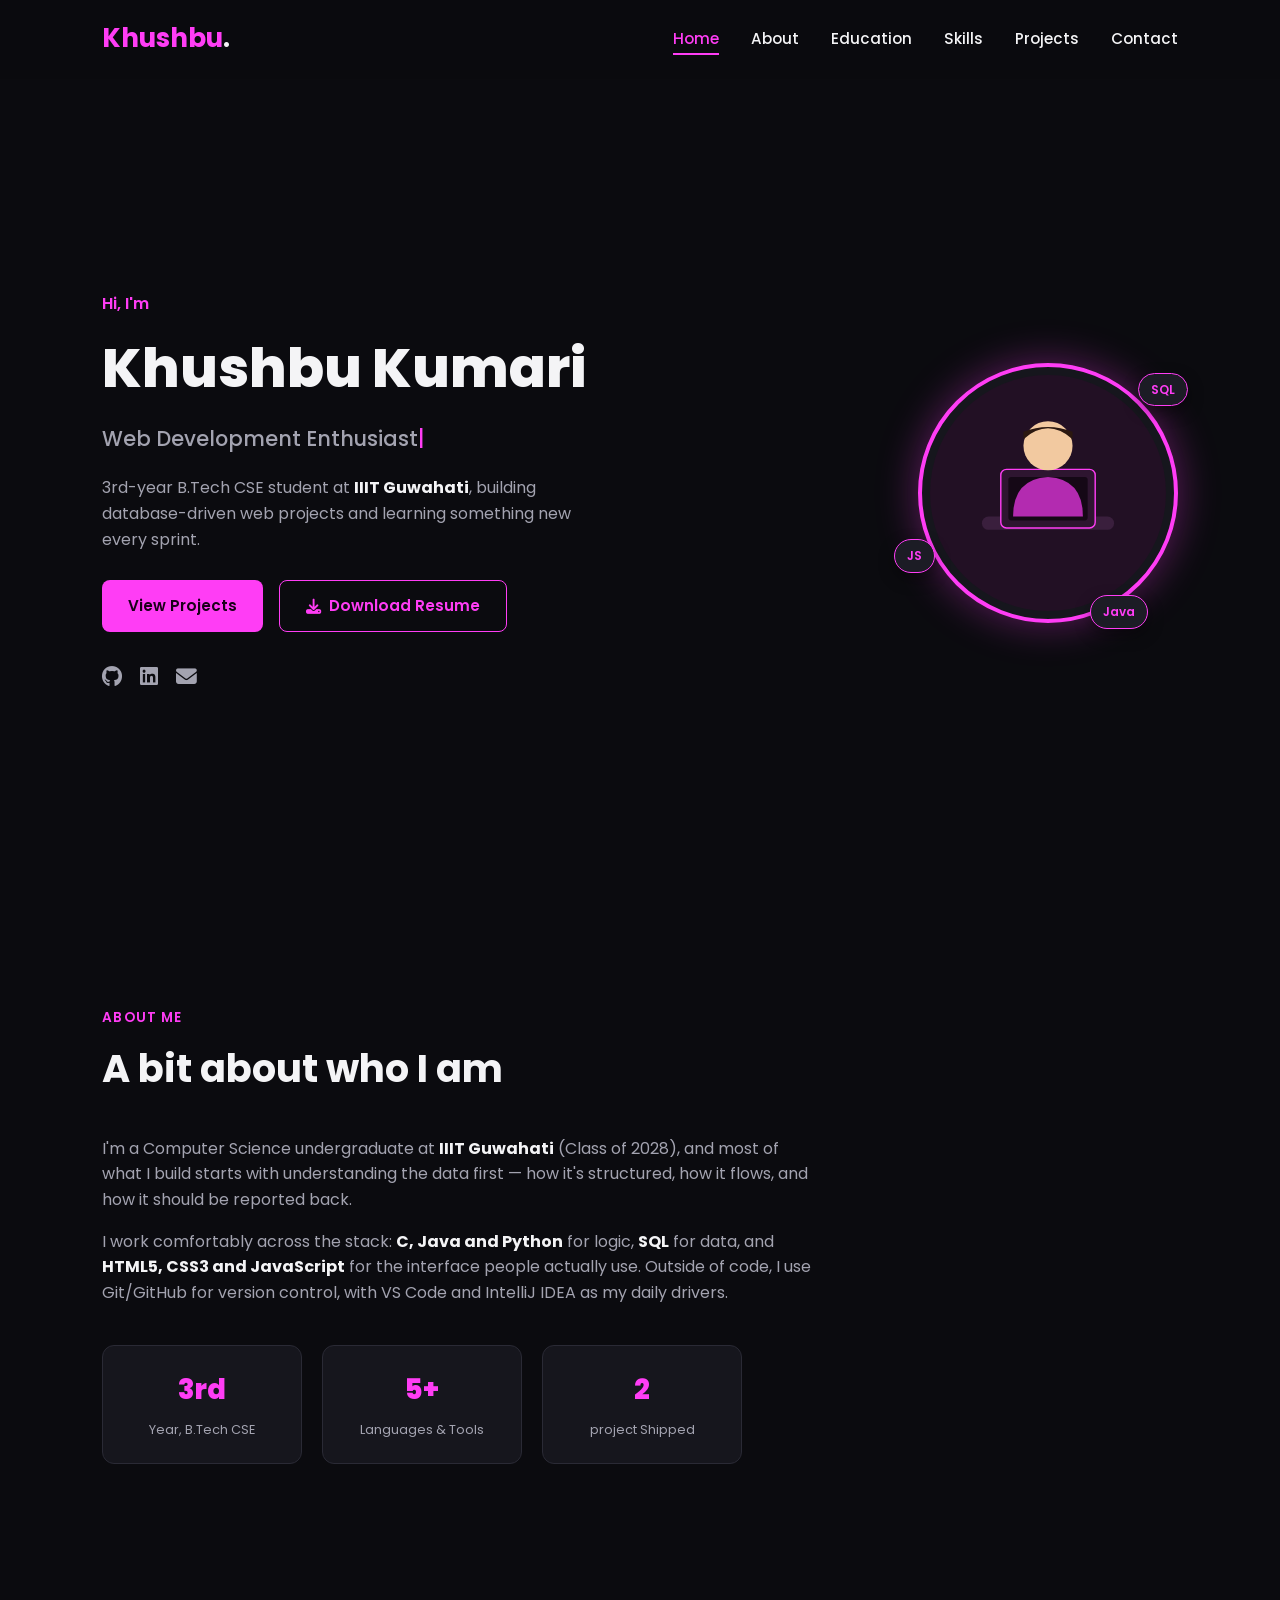
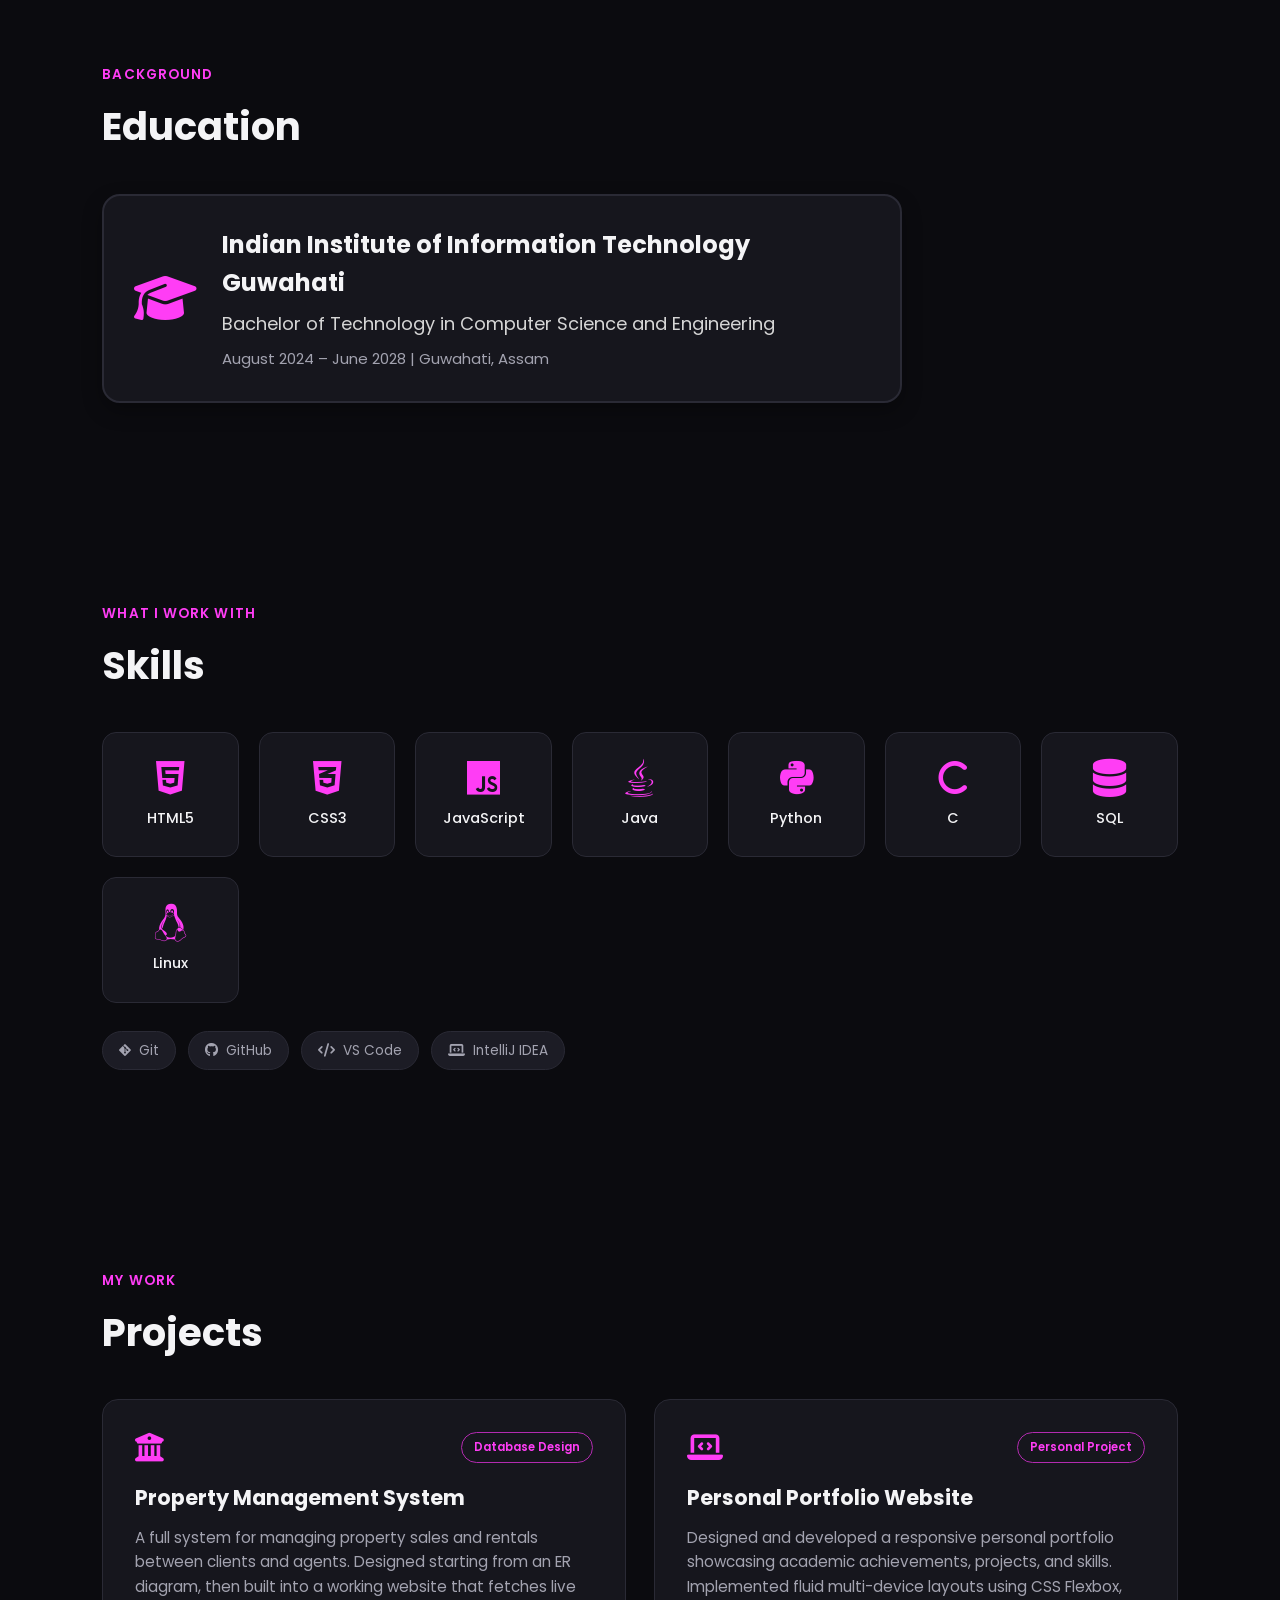
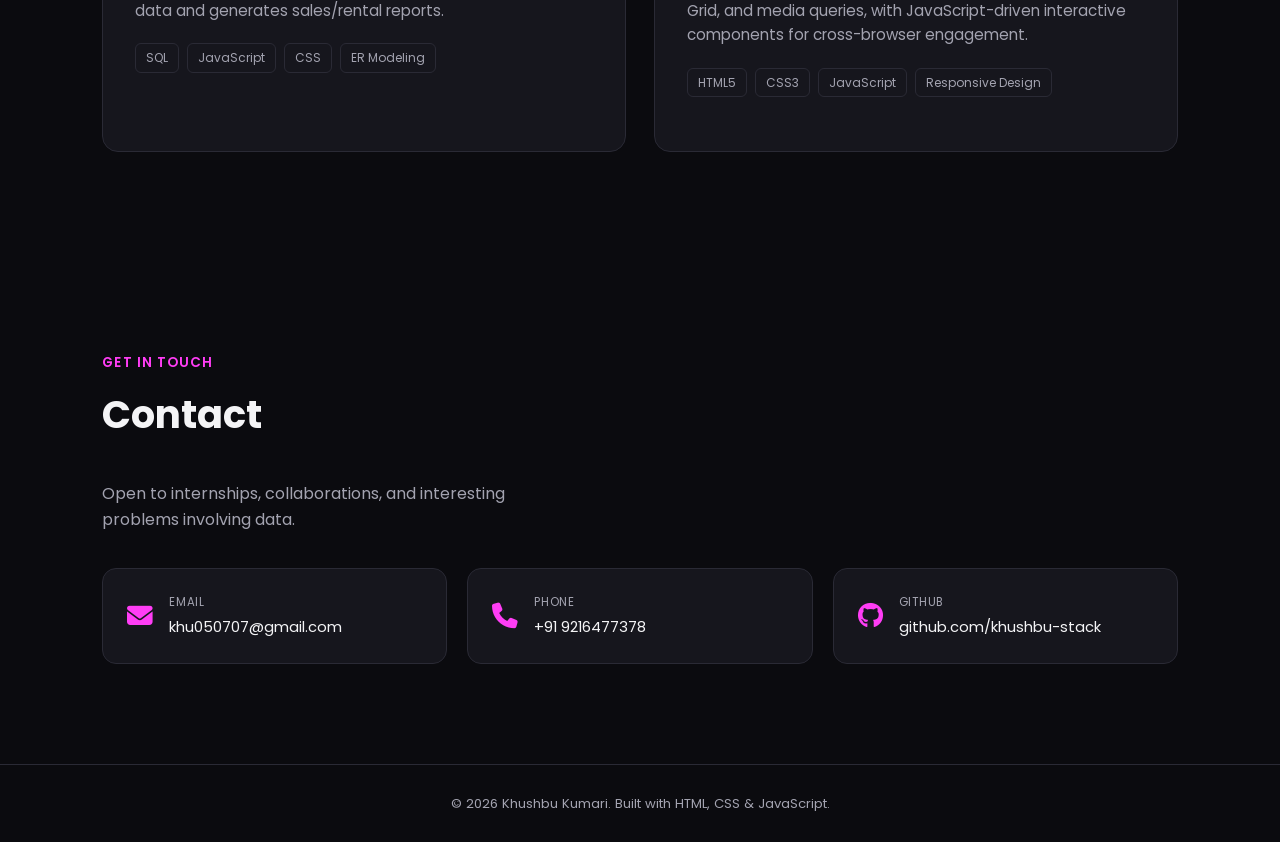
<file: index.html>
<!DOCTYPE html>
<html lang="en">
<head>
<meta charset="UTF-8">
<meta name="viewport" content="width=device-width, initial-scale=1.0">
<title>Khushbu Kumari — Portfolio</title>
<link rel="preconnect" href="https://fonts.googleapis.com">
<link rel="preconnect" href="https://fonts.gstatic.com" crossorigin>
<link href="https://fonts.googleapis.com/css2?family=Poppins:wght@400;500;600;700;800&display=swap" rel="stylesheet">
<link rel="stylesheet" href="https://cdnjs.cloudflare.com/ajax/libs/font-awesome/6.5.1/css/all.min.css">
<link rel="stylesheet" href="style.css">
</head>
<body>

<nav id="navbar">
  <div class="logo">Khushbu<span>.</span></div>
  <ul id="menu">
    <li><a href="#home" class="active">Home</a></li>
    <li><a href="#about">About</a></li>
    <li><a href="#education">Education</a></li>
    <li><a href="#skills">Skills</a></li>
    <li><a href="#projects">Projects</a></li>
    <li><a href="#contact">Contact</a></li>
  </ul>
  <button class="menu-btn" id="menuBtn" aria-label="Toggle menu" aria-expanded="false">
    <i class="fa fa-bars"></i>
  </button>
</nav>

<section id="home" class="hero">
  <div class="hero-text">
    <p class="hero-greet">Hi, I'm</p>
    <h1>Khushbu Kumari</h1>
    <h3 class="typewriter"><span id="typewriterText"></span><span class="cursor">|</span></h3>
    <p class="hero-desc">
      3rd-year B.Tech CSE student at <strong>IIIT Guwahati</strong>, building
      database-driven web projects and learning something new every sprint.
    </p>
    <div class="hero-btns">
      <a href="#projects" class="btn btn-fill">View Projects</a>
      <a href="resume3.html" class="btn btn-outline"><i class="fas fa-download"></i> Download Resume</a>
    </div>
    <div class="hero-socials">
      <a href="https://github.com/khushbu-stack" target="_blank" rel="noopener" aria-label="GitHub"><i class="fab fa-github"></i></a>
      <a href="https://www.linkedin.com/in/khushbu-kumari-415380367?utm_source=share_via&utm_content=profile&utm_medium=member_android" target="_blank" rel="noopener" aria-label="LinkedIn"><i class="fab fa-linkedin"></i></a>
    <a href="https://mail.google.com/mail/?view=cm&fs=1&to=khu050707@gmail.com" target="_blank">
    <i class="fas fa-envelope"></i>
</a>
    </div>
  </div>

  <div class="circle-wrap">
    <div class="circle">
      <svg viewBox="0 0 250 250" class="avatar-svg" aria-label="Illustration of a developer working at a laptop">
        <circle cx="125" cy="125" r="125" class="avatar-bg"/>
        <rect x="55" y="150" width="140" height="14" rx="7" class="desk"/>
        <rect x="75" y="100" width="100" height="62" rx="6" class="laptop-base"/>
        <rect x="83" y="108" width="84" height="46" rx="3" class="laptop-screen"/>
        <text x="125" y="135" text-anchor="middle" class="laptop-code">&lt;/&gt;</text>
        <circle cx="125" cy="75" r="26" class="head"/>
        <path d="M99 68 Q125 45 151 68 L151 60 Q125 50 99 60 Z" class="hair"/>
        <path d="M88 150 Q88 110 125 108 Q162 110 162 150 Z" class="body-shape"/>
      </svg>
    </div>
    <span class="badge badge-1">SQL</span>
    <span class="badge badge-2">JS</span>
    <span class="badge badge-3">Java</span>
  </div>
</section>

<section id="about" class="reveal">
  <p class="eyebrow">About Me</p>
  <h2>A bit about who I am</h2>
  <div class="about-content">
    <p>
      I'm a Computer Science undergraduate at <strong>IIIT Guwahati</strong>
      (Class of 2028), and most of what I build starts with understanding the
      data first — how it's structured, how it flows, and how it should be
      reported back.
    </p>
    <p>
      I work comfortably across the stack: <strong>C, Java and Python</strong> for
      logic, <strong>SQL</strong> for data, and <strong>HTML5, CSS3 and JavaScript</strong>
      for the interface people actually use. Outside of code, I use Git/GitHub
      for version control, with VS Code and IntelliJ IDEA as my daily drivers.
    </p>
  </div>
  <div class="about-stats">
    <div class="stat-box"><span class="num">3rd</span><span>Year, B.Tech CSE</span></div>
    <div class="stat-box"><span class="num">5+</span><span>Languages &amp; Tools</span></div>
    <div class="stat-box"><span class="num">2</span><span>project Shipped</span></div>
  </div>
</section>

<section id="education" class="reveal">
  <p class="eyebrow">Background</p>
  <h2>Education</h2>

  <div class="edu-card">
    <i class="fas fa-graduation-cap edu-icon"></i>

    <div class="edu-content">
      <h3>Indian Institute of Information Technology Guwahati</h3>

      <p class="edu-meta">
        Bachelor of Technology in Computer Science and Engineering
      </p>

      <p class="edu-date">
        August 2024 – June 2028 | Guwahati, Assam
      </p>
    </div>
  </div>
</section>

<section id="skills" class="reveal">
  <p class="eyebrow">What I work with</p>
  <h2>Skills</h2>
  <div class="cards">
    <div class="card"><i class="fab fa-html5"></i><p>HTML5</p></div>
    <div class="card"><i class="fab fa-css3-alt"></i><p>CSS3</p></div>
    <div class="card"><i class="fab fa-js"></i><p>JavaScript</p></div>
    <div class="card"><i class="fab fa-java"></i><p>Java</p></div>
    <div class="card"><i class="fab fa-python"></i><p>Python</p></div>
    <div class="card"><i class="fas fa-c"></i><p>C</p></div>
    <div class="card"><i class="fas fa-database"></i><p>SQL</p></div>
    <div class="card"><i class="fab fa-linux"></i><p>Linux</p></div>
  </div>
  <div class="tools-row">
    <span class="tool-chip"><i class="fab fa-git-alt"></i> Git</span>
    <span class="tool-chip"><i class="fab fa-github"></i> GitHub</span>
    <span class="tool-chip"><i class="fas fa-code"></i> VS Code</span>
    <span class="tool-chip"><i class="fas fa-laptop-code"></i> IntelliJ IDEA</span>
  </div>
</section>

<section id="projects" class="reveal">
  <p class="eyebrow">My Work</p>
  <h2>Projects</h2>

  <div class="project-grid">
    <div class="project-card">
      <div class="project-top">
        <i class="fas fa-building-columns project-icon"></i>
        <span class="project-pill">Database Design</span>
      </div>
      <h3>Property Management System</h3>
      <p>
        A full system for managing property sales and rentals between clients
        and agents. Designed starting from an ER diagram, then built into a
        working website that fetches live data and generates sales/rental reports.
      </p>
      <div class="project-tags">
        <span>SQL</span><span>JavaScript</span><span>CSS</span><span>ER Modeling</span>
      </div>
       <!--  a href="#contact" class="project-link">
     <Live link coming soon <i class="fas fa-arrow-right"></i>
     --></a>
    </div>

    <div class="project-card">
      <div class="project-top">
        <i class="fas fa-laptop-code project-icon"></i>
        <span class="project-pill">Personal Project</span>
      </div>
      <h3>Personal Portfolio Website</h3>
      <p>
        Designed and developed a responsive personal portfolio showcasing
        academic achievements, projects, and skills. Implemented fluid
        multi-device layouts using CSS Flexbox, Grid, and media queries, with
        JavaScript-driven interactive components for cross-browser engagement.
      </p>
      <div class="project-tags">
        <span>HTML5</span><span>CSS3</span><span>JavaScript</span><span>Responsive Design</span>
      </div>
      <!-- <a href="#contact" class="project-link">Live link coming soon <i class="fas fa-arrow-right"></i></a> -->
    </div>
  </div>
</section>

<section id="contact" class="reveal">
  <p class="eyebrow">Get In Touch</p>
  <h2>Contact</h2>
  <p class="contact-sub">Open to internships, collaborations, and interesting problems involving data.</p>
  <div class="contact-grid">
    <a href="mailto:khu050707@gmail.com" class="contact-card">
      <i class="fas fa-envelope"></i>
      <div><span>Email</span><p>khu050707@gmail.com</p></div>
    </a>
    <a href="tel:+919216477378" class="contact-card">
      <i class="fas fa-phone"></i>
      <div><span>Phone</span><p>+91 9216477378</p></div>
    </a>
    <a href="https://github.com/khushbu-stack" target="_blank" rel="noopener" class="contact-card">
      <i class="fab fa-github"></i>
      <div><span>GitHub</span><p>github.com/khushbu-stack</p></div>
    </a>
  </div>
</section>

<footer>
  <p>&copy; 2026 Khushbu Kumari. Built with HTML, CSS &amp; JavaScript.</p>
</footer>

<script src="script.js"></script>
</body>
</html>
</file>
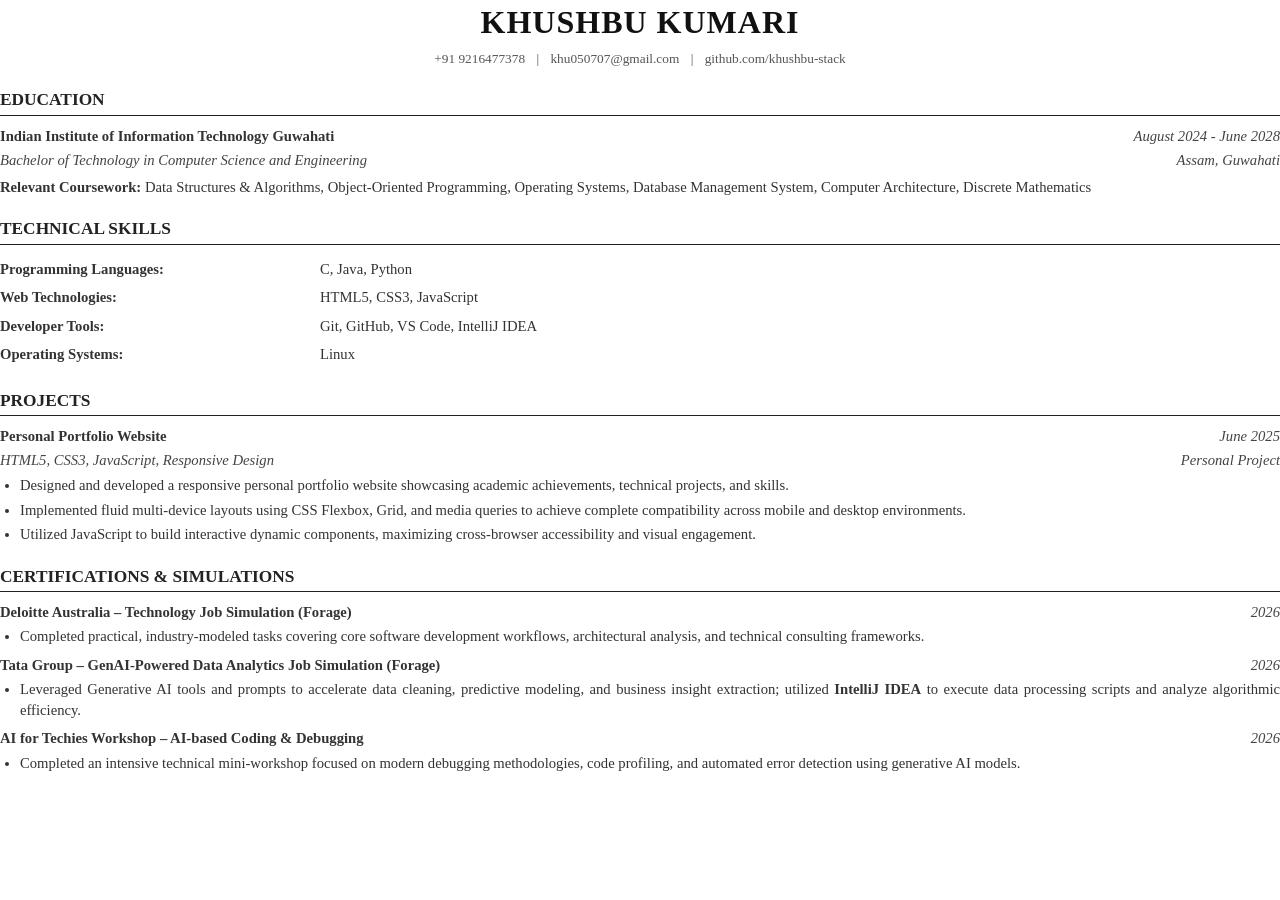
<file: resume..html>
<!DOCTYPE html>
<html lang="en">
<head>
<meta charset="UTF-8">
<title>Resume - Khushbu Kumari</title>
<style>
    @page {
        size: A4;
        margin: 20mm 15mm;
        background-color: #ffffff;
    }
    
    * {
        box-sizing: border-box;
    }
    
    body {
        font-family: 'Times New Roman', Times, serif;
        font-size: 11pt;
        line-height: 1.4;
        color: #333333;
        margin: 0;
        padding: 0;
    }
    
    .header {
        text-align: center;
        margin-bottom: 20px;
    }
    
    .name {
        font-size: 24pt;
        font-weight: bold;
        text-transform: uppercase;
        letter-spacing: 1px;
        margin: 0 0 5px 0;
        color: #111111;
    }
    
    .contact-info {
        font-size: 10pt;
        color: #555555;
    }
    
    .contact-info span {
        margin: 0 8px;
    }
    
    .section-title {
        font-size: 13pt;
        font-weight: bold;
        text-transform: uppercase;
        color: #222222;
        border-bottom: 1px solid #222222;
        margin-top: 20px;
        margin-bottom: 10px;
        padding-bottom: 2px;
        page-break-after: avoid;
    }
    
    .item {
        margin-bottom: 12px;
        page-break-inside: avoid;
    }
    
    .item-header {
        display: table;
        width: 100%;
        margin-bottom: 4px;
    }
    
    .item-title {
        display: table-cell;
        font-weight: bold;
        text-align: left;
    }
    
    .item-date {
        display: table-cell;
        text-align: right;
        font-style: italic;
        color: #444444;
    }
    
    .item-subtitle-row {
        display: table;
        width: 100%;
        margin-bottom: 4px;
        font-style: italic;
        color: #444444;
    }
    
    .item-subtitle {
        display: table-cell;
        text-align: left;
    }
    
    .item-location {
        display: table-cell;
        text-align: right;
    }
    
    ul {
        margin: 0;
        padding-left: 20px;
    }
    
    li {
        margin-bottom: 4px;
        text-align: justify;
    }
    
    .skills-table {
        width: 100%;
        border-collapse: collapse;
        margin-top: 5px;
    }
    
    .skills-table td {
        padding: 4px 0;
        vertical-align: top;
    }
    
    .skills-label {
        font-weight: bold;
        width: 25%;
    }
    
    .cert-item {
        margin-bottom: 8px;
    }
</style>
</head>
<body>

    <div class="header">
        <div class="name">Khushbu Kumari</div>
        <div class="contact-info">
            <span>+91 9216477378</span> | 
            <span>khu050707@gmail.com</span> | 
            <span>github.com/khushbu-stack</span>
        </div>
    </div>

    <div class="section-title">Education</div>
    <div class="item">
        <div class="item-header">
            <span class="item-title">Indian Institute of Information Technology Guwahati</span>
            <span class="item-date">August 2024 - June 2028</span>
        </div>
        <div class="item-subtitle-row">
            <span class="item-subtitle">Bachelor of Technology in Computer Science and Engineering</span>
            <span class="item-location">Assam, Guwahati</span>
        </div>
        <div style="margin-top: 6px;">
            <strong>Relevant Coursework:</strong> Data Structures & Algorithms, Object-Oriented Programming, Operating Systems, Database Management System, Computer Architecture, Discrete Mathematics
        </div>
    </div>

    <div class="section-title">Technical Skills</div>
    <table class="skills-table">
        <tr>
            <td class="skills-label">Programming Languages:</td>
            <td>C, Java, Python</td>
        </tr>
        <tr>
            <td class="skills-label">Web Technologies:</td>
            <td>HTML5, CSS3, JavaScript</td>
        </tr>
        <tr>
            <td class="skills-label">Developer Tools:</td>
            <td>Git, GitHub, VS Code, IntelliJ IDEA</td>
        </tr>
        <tr>
            <td class="skills-label">Operating Systems:</td>
            <td>Linux</td>
        </tr>
    </table>

    <div class="section-title">Projects</div>
    <div class="item">
        <div class="item-header">
            <span class="item-title">Personal Portfolio Website</span>
            <span class="item-date">June 2025</span>
        </div>
        <div class="item-subtitle-row">
            <span class="item-subtitle">HTML5, CSS3, JavaScript, Responsive Design</span>
            <span class="item-location">Personal Project</span>
        </div>
        <ul>
            <li>Designed and developed a responsive personal portfolio website showcasing academic achievements, technical projects, and skills.</li>
            <li>Implemented fluid multi-device layouts using CSS Flexbox, Grid, and media queries to achieve complete compatibility across mobile and desktop environments.</li>
            <li>Utilized JavaScript to build interactive dynamic components, maximizing cross-browser accessibility and visual engagement.</li>
        </ul>
    </div>

    <div class="section-title">Certifications & Simulations</div>
    <div class="item">
        <div class="cert-item">
            <div class="item-header">
                <span class="item-title">Deloitte Australia – Technology Job Simulation (Forage)</span>
                <span class="item-date">2026</span>
            </div>
            <ul>
                <li>Completed practical, industry-modeled tasks covering core software development workflows, architectural analysis, and technical consulting frameworks.</li>
            </ul>
        </div>
        
        <div class="cert-item" style="margin-top: 8px;">
            <div class="item-header">
                <span class="item-title">Tata Group – GenAI-Powered Data Analytics Job Simulation (Forage)</span>
                <span class="item-date">2026</span>
            </div>
            <ul>
                <li>Leveraged Generative AI tools and prompts to accelerate data cleaning, predictive modeling, and business insight extraction; utilized <strong>IntelliJ IDEA</strong> to execute data processing scripts and analyze algorithmic efficiency.</li>
            </ul>
        </div>

        <div class="cert-item" style="margin-top: 8px;">
            <div class="item-header">
                <span class="item-title">AI for Techies Workshop – AI-based Coding & Debugging</span>
                <span class="item-date">2026</span>
            </div>
            <ul>
                <li>Completed an intensive technical mini-workshop focused on modern debugging methodologies, code profiling, and automated error detection using generative AI models.</li>
            </ul>
        </div>
    </div>

</body>
</html>
</file>
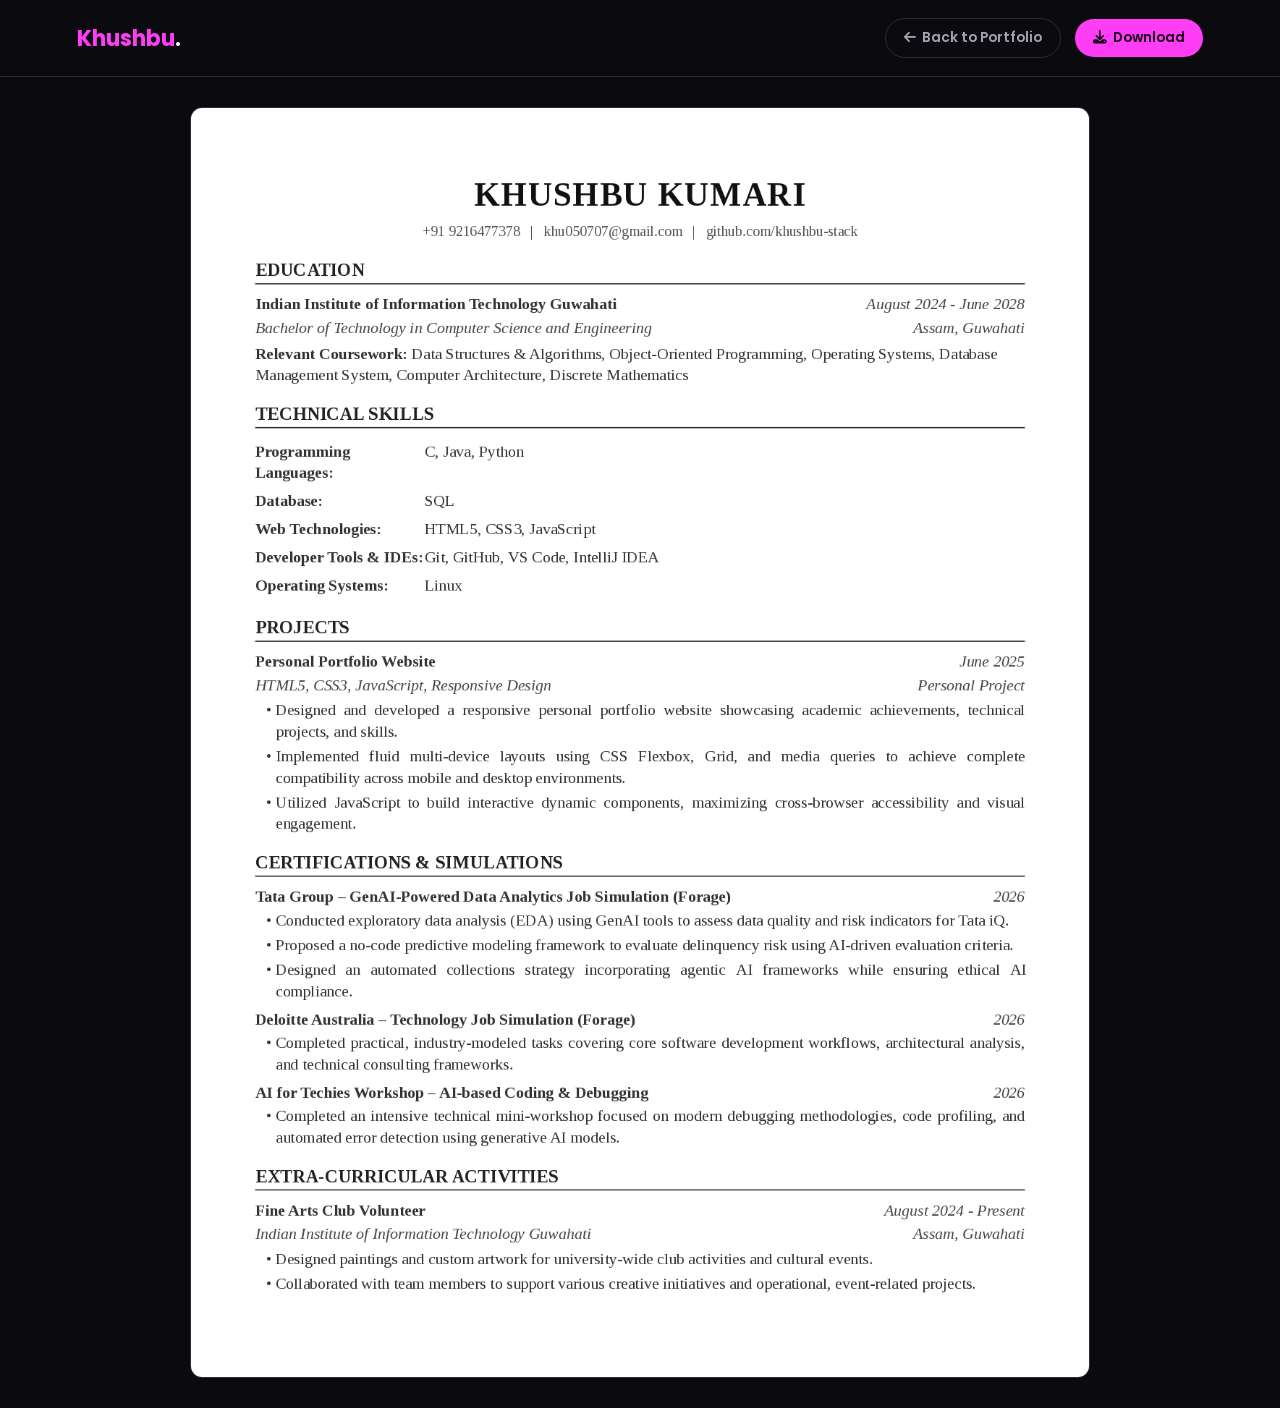
<file: resume3.html>
<!DOCTYPE html>
<html lang="en">
<head>
<meta charset="UTF-8">
<meta name="viewport" content="width=device-width, initial-scale=1.0">
<title>Khushbu Kumari — Resume</title>
<link rel="preconnect" href="https://fonts.googleapis.com">
<link rel="preconnect" href="https://fonts.gstatic.com" crossorigin>
<link href="https://fonts.googleapis.com/css2?family=Poppins:wght@400;500;600;700;800&display=swap" rel="stylesheet">
<link rel="stylesheet" href="https://cdnjs.cloudflare.com/ajax/libs/font-awesome/6.5.1/css/all.min.css">
<style>
  * { margin:0; padding:0; box-sizing:border-box; }
  body {
    background:#0b0b0f;
    color:#f4f4f6;
    font-family:'Poppins',Arial,sans-serif;
    min-height:100vh;
    display:flex;
    flex-direction:column;
  }
  header {
    display:flex;
    justify-content:space-between;
    align-items:center;
    padding:18px 6%;
    border-bottom:1px solid #2a2a35;
  }
  .logo { color:#ff3df5; font-size:22px; font-weight:700; }
  .logo span { color:#f4f4f6; }
  .actions { display:flex; gap:14px; align-items:center; }
  .actions a {
    text-decoration:none;
    font-size:0.85rem;
    font-weight:600;
    padding:9px 18px;
    border-radius:20px;
    display:inline-flex;
    align-items:center;
    gap:6px;
    transition:transform 0.2s, background 0.2s;
  }
  .back-link { color:#a3a3b0; border:1px solid #2a2a35; }
  .back-link:hover { color:#ff3df5; border-color:#ff3df5; }
  .dl-link { color:#1a0019; background:#ff3df5; }
  .dl-link:hover { transform:translateY(-2px); }
  .viewer-wrap {
    flex:1;
    display:flex;
    justify-content:center;
    padding:30px 4%;
  }
  .resume-image {
    width: 100%;
    max-width: 900px;
    display: block;
    margin: auto;
    border-radius: 12px;
    border: 1px solid #2a2a35;
    background: white;
}
  iframe {
    width:100%;
    max-width:900px;
    height:85vh;
    border:1px solid #2a2a35;
    border-radius:12px;
    background:#fff;
  }
  @media (max-width:600px){
    header { flex-direction:column; gap:14px; align-items:flex-start; }
    iframe { height:70vh; }
  }
</style>
</head>
<body>

<header>
  <div class="logo">Khushbu<span>.</span></div>
  <div class="actions">
    <a href="index.html" class="back-link"><i class="fas fa-arrow-left"></i> Back to Portfolio</a>
  <a href="img.png" download class="dl-link">
    <i class="fas fa-download"></i> Download
</a>
  </div>
</header>

<div class="viewer-wrap">
  <img src="img.png" alt="Khushbu Kumari Resume" class="resume-image">
</div>

</body>
</html>
</file>
<file: style.css>
/* ===== Reset & base ===== */
* {
  margin: 0;
  padding: 0;
  box-sizing: border-box;
  scroll-behavior: smooth;
}

:root {
  --bg: #0b0b0f;
  --panel: #16161d;
  --panel-2: #1c1c25;
  --text: #f4f4f6;
  --muted: #a3a3b0;
  --pink: #ff3df5;
  --pink-dim: #b32bb0;
  --border: #2a2a35;
  --font: 'Poppins', Arial, sans-serif;
}

@media (prefers-reduced-motion: reduce) {
  *, *::before, *::after {
    animation-duration: 0.001ms !important;
    animation-iteration-count: 1 !important;
    transition-duration: 0.001ms !important;
    scroll-behavior: auto !important;
  }
}

body {
  background: var(--bg);
  color: var(--text);
  font-family: var(--font);
  line-height: 1.6;
  overflow-x: hidden;
}

a { text-decoration: none; color: var(--text); }
ul { list-style: none; }

:focus-visible {
  outline: 2px solid var(--pink);
  outline-offset: 3px;
  border-radius: 4px;
}

/* ===== Nav ===== */
nav {
  display: flex;
  justify-content: space-between;
  align-items: center;
  padding: 18px 8%;
  background: rgba(11,11,15,0.85);
  backdrop-filter: blur(10px);
  position: sticky;
  top: 0;
  z-index: 200;
  border-bottom: 1px solid transparent;
  transition: border-color 0.3s, background 0.3s;
}
nav.scrolled {
  border-bottom-color: var(--border);
  background: rgba(11,11,15,0.97);
}

.logo {
  color: var(--pink);
  font-size: 26px;
  font-weight: 700;
}
.logo span { color: var(--text); }

#menu {
  display: flex;
  gap: 32px;
  align-items: center;
}
#menu a {
  color: var(--text);
  font-size: 0.95rem;
  font-weight: 500;
  position: relative;
  padding: 4px 0;
  transition: color 0.2s;
}
#menu a::after {
  content: '';
  position: absolute;
  left: 0;
  bottom: -2px;
  width: 0;
  height: 2px;
  background: var(--pink);
  transition: width 0.25s ease;
}
#menu a:hover,
#menu a.active {
  color: var(--pink);
}
#menu a:hover::after,
#menu a.active::after {
  width: 100%;
}

.nav-resume-btn {
  border: 1.5px solid var(--pink);
  color: var(--pink) !important;
  padding: 8px 18px;
  border-radius: 20px;
  font-size: 0.85rem;
  font-weight: 600;
  display: inline-flex;
  align-items: center;
  gap: 6px;
  transition: background 0.2s, transform 0.2s;
}
.nav-resume-btn::after { display: none !important; }
.nav-resume-btn:hover {
  background: rgba(255,61,245,0.12);
  transform: translateY(-2px);
}

.menu-btn {
  display: none;
  background: none;
  border: 1px solid var(--border);
  border-radius: 8px;
  width: 40px;
  height: 40px;
  color: var(--text);
  font-size: 1.1rem;
  cursor: pointer;
}

/* ===== Hero ===== */
.hero {
  min-height: 92vh;
  display: flex;
  justify-content: space-between;
  align-items: center;
  gap: 40px;
  padding: 40px 8%;
  flex-wrap: wrap;
}

.hero-text { max-width: 560px; }

.hero-greet {
  color: var(--pink);
  font-weight: 600;
  margin-bottom: 8px;
  opacity: 0;
  animation: fadeUp 0.6s ease-out 0.1s forwards;
}

.hero h1 {
  font-size: clamp(2.4rem, 5vw, 3.4rem);
  font-weight: 800;
  margin-bottom: 10px;
  opacity: 0;
  animation: fadeUp 0.6s ease-out 0.22s forwards;
}

.typewriter {
  font-size: 1.3rem;
  font-weight: 500;
  color: var(--muted);
  margin-bottom: 20px;
  min-height: 1.8rem;
  opacity: 0;
  animation: fadeUp 0.6s ease-out 0.34s forwards;
}
.cursor {
  color: var(--pink);
  animation: blink 1s step-end infinite;
}
@keyframes blink { 50% { opacity: 0; } }

.hero-desc {
  color: var(--muted);
  margin-bottom: 28px;
  max-width: 480px;
  opacity: 0;
  animation: fadeUp 0.6s ease-out 0.46s forwards;
}
.hero-desc strong { color: var(--text); }

.hero-btns {
  display: flex;
  gap: 16px;
  margin-bottom: 28px;
  flex-wrap: wrap;
  opacity: 0;
  animation: fadeUp 0.6s ease-out 0.56s forwards;
}

.btn {
  padding: 13px 26px;
  border-radius: 8px;
  font-weight: 600;
  font-size: 0.95rem;
  transition: transform 0.2s, box-shadow 0.2s, background 0.2s;
  display: inline-flex;
  align-items: center;
  gap: 8px;
}
.btn-fill {
  background: var(--pink);
  color: #1a0019;
}
.btn-fill:hover {
  transform: translateY(-3px);
  box-shadow: 0 10px 28px rgba(255,61,245,0.35);
}
.btn-outline {
  border: 1.5px solid var(--pink);
  color: var(--pink);
}
.btn-outline:hover {
  background: rgba(255,61,245,0.1);
  transform: translateY(-3px);
}
.btn-resume {
  border: 1.5px solid var(--muted);
  color: var(--text);
}
.btn-resume:hover {
  border-color: var(--pink);
  color: var(--pink);
  transform: translateY(-3px);
}

.hero-socials {
  display: flex;
  gap: 18px;
  font-size: 1.3rem;
  opacity: 0;
  animation: fadeUp 0.6s ease-out 0.66s forwards;
}
.hero-socials a {
  color: var(--muted);
  transition: color 0.2s, transform 0.2s;
}
.hero-socials a:hover {
  color: var(--pink);
  transform: translateY(-3px);
}

@keyframes fadeUp {
  from { opacity: 0; transform: translateY(16px); }
  to { opacity: 1; transform: translateY(0); }
}

/* ===== Avatar circle ===== */
.circle-wrap {
  position: relative;
  flex: 0 0 auto;
  opacity: 0;
  animation: fadeUp 0.7s ease-out 0.3s forwards, floatY 5s ease-in-out 1s infinite;
}
@keyframes floatY {
  0%, 100% { transform: translateY(0); }
  50% { transform: translateY(-12px); }
}

.circle {
  width: 260px;
  height: 260px;
  border-radius: 50%;
  border: 4px solid var(--pink);
  box-shadow: 0 0 40px rgba(255,61,245,0.35);
  padding: 8px;
  background: var(--panel);
}

.avatar-svg { width: 100%; height: 100%; }
.avatar-bg { fill: #221024; }
.desk { fill: #3a1f3d; }
.laptop-base { fill: #2e1530; stroke: var(--pink); stroke-width: 1.5; }
.laptop-screen { fill: #150816; }
.laptop-code {
  fill: var(--pink);
  font-family: 'Courier New', monospace;
  font-size: 18px;
  font-weight: bold;
}
.head { fill: #f2c9a0; }
.hair { fill: #2b1810; }
.body-shape { fill: var(--pink-dim); }

.badge {
  position: absolute;
  background: var(--panel-2);
  border: 1px solid var(--pink);
  color: var(--pink);
  font-size: 0.75rem;
  font-weight: 600;
  padding: 6px 12px;
  border-radius: 20px;
  box-shadow: 0 6px 16px rgba(0,0,0,0.4);
  animation: floatY 4s ease-in-out infinite;
}
.badge-1 { top: 10px; right: -10px; animation-delay: 0.2s; }
.badge-2 { bottom: 50px; left: -24px; animation-delay: 0.6s; }
.badge-3 { bottom: -6px; right: 30px; animation-delay: 1s; }

/* ===== Sections (shared) ===== */
section {
  padding: 100px 8%;
}

.eyebrow {
  color: var(--pink);
  font-weight: 600;
  font-size: 0.85rem;
  text-transform: uppercase;
  letter-spacing: 0.08em;
  margin-bottom: 10px;
}

section h2 {
  font-size: clamp(1.8rem, 4vw, 2.4rem);
  font-weight: 700;
  margin-bottom: 36px;
}

/* ===== Scroll reveal =====
   Sections are VISIBLE by default. JS adds "pre-reveal" (which hides
   them) only after it has successfully loaded, then swaps to "in-view"
   once each section scrolls into frame. If script2.js ever fails to
   load, sections simply stay visible instead of being stuck blank. */
.reveal {
  transition: opacity 0.7s ease-out, transform 0.7s ease-out;
}
.reveal.pre-reveal {
  opacity: 0;
  transform: translateY(30px);
}
.reveal.in-view {
  opacity: 1;
  transform: translateY(0);
}

/* ===== About ===== */
.about-content {
  max-width: 720px;
  margin-bottom: 40px;
}
.about-content p {
  color: var(--muted);
  margin-bottom: 16px;
}
.about-content strong { color: var(--text); }

.about-stats {
  display: grid;
  grid-template-columns: repeat(3, 1fr);
  gap: 20px;
  max-width: 640px;
}
.stat-box {
  background: var(--panel);
  border: 1px solid var(--border);
  border-radius: 12px;
  padding: 22px;
  text-align: center;
  transition: border-color 0.25s, transform 0.25s;
}
.stat-box:hover {
  border-color: var(--pink);
  transform: translateY(-4px);
}
.stat-box .num {
  display: block;
  font-size: 1.7rem;
  font-weight: 800;
  color: var(--pink);
  margin-bottom: 4px;
}
.stat-box span:last-child {
  font-size: 0.8rem;
  color: var(--muted);
}

/* ===== Education ===== */
.edu-card {
  max-width: 800px;
  background: var(--panel);
  border: 2px solid var(--border);
  border-radius: 18px;
  padding: 30px;
  display: flex;
  align-items: center;
  gap: 25px;
  transition: all 0.35s ease;
  cursor: pointer;
  box-shadow: 0 8px 20px rgba(0,0,0,0.3);
}
.edu-card:hover {
  transform: translateY(-8px);
  border-color: var(--pink);
  box-shadow: 0 18px 40px rgba(255,61,245,0.30);
}
.edu-icon {
  font-size: 50px;
  color: var(--pink);
  flex: 0 0 auto;
  transition: 0.3s;
}
.edu-card:hover .edu-icon {
  transform: rotate(-10deg) scale(1.15);
}
.edu-content h3 {
  font-size: 24px;
  margin-bottom: 8px;
  transition: 0.3s;
}
.edu-card:hover h3 {
  color: var(--pink);
}
.edu-meta {
  color: #d6d6d6;
  font-size: 18px;
  margin-bottom: 8px;
}
.edu-meta span {
  color: var(--pink);
}
.edu-date {
  color: var(--muted);
  font-size: 15px;
}
.edu-course-label {
  font-size: 0.78rem;
  text-transform: uppercase;
  letter-spacing: 0.05em;
  color: var(--muted);
  margin-bottom: 8px;
}
.edu-courses {
  display: flex;
  flex-wrap: wrap;
  gap: 8px;
}
.edu-courses span {
  font-size: 0.75rem;
  color: var(--muted);
  border: 1px solid var(--border);
  border-radius: 6px;
  padding: 4px 10px;
}

/* ===== Skills ===== */
.cards {
  display: grid;
  grid-template-columns: repeat(auto-fit, minmax(120px, 1fr));
  gap: 20px;
  margin-bottom: 28px;
}
.card {
  background: var(--panel);
  padding: 26px 16px;
  text-align: center;
  border-radius: 14px;
  border: 1px solid var(--border);
  transition: transform 0.25s, border-color 0.25s, box-shadow 0.25s;
}
.card:hover {
  transform: translateY(-6px);
  border-color: var(--pink);
  box-shadow: 0 12px 28px rgba(255,61,245,0.18);
}
.card i {
  font-size: 38px;
  color: var(--pink);
  margin-bottom: 10px;
  display: block;
}
.card p {
  font-size: 0.9rem;
  font-weight: 500;
}

.tools-row {
  display: flex;
  gap: 12px;
  flex-wrap: wrap;
}
.tool-chip {
  background: var(--panel-2);
  border: 1px solid var(--border);
  border-radius: 20px;
  padding: 8px 16px;
  font-size: 0.85rem;
  color: var(--muted);
  display: inline-flex;
  align-items: center;
  gap: 8px;
  transition: border-color 0.2s, color 0.2s;
}
.tool-chip:hover {
  border-color: var(--pink);
  color: var(--pink);
}

/* ===== Projects ===== */
.project-grid {
  display: grid;
  grid-template-columns: repeat(2, 1fr);
  gap: 28px;
}
.project-card {
  background: var(--panel);
  border: 1px solid var(--border);
  border-radius: 16px;
  padding: 32px;
  transition: transform 0.25s, border-color 0.25s, box-shadow 0.25s;
}
.project-card:hover {
  transform: translateY(-6px);
  border-color: var(--pink);
  box-shadow: 0 16px 36px rgba(255,61,245,0.15);
}
.project-top {
  display: flex;
  justify-content: space-between;
  align-items: center;
  margin-bottom: 18px;
}
.project-icon {
  font-size: 1.8rem;
  color: var(--pink);
}
.project-pill {
  font-size: 0.72rem;
  font-weight: 600;
  color: var(--pink);
  border: 1px solid var(--pink-dim);
  border-radius: 20px;
  padding: 5px 12px;
}
.project-card h3 {
  font-size: 1.3rem;
  margin-bottom: 12px;
}
.project-card p {
  color: var(--muted);
  margin-bottom: 20px;
  font-size: 0.95rem;
}
.project-tags {
  display: flex;
  gap: 8px;
  flex-wrap: wrap;
  margin-bottom: 22px;
}
.project-tags span {
  font-size: 0.75rem;
  color: var(--muted);
  border: 1px solid var(--border);
  border-radius: 6px;
  padding: 4px 10px;
}
.project-link {
  font-size: 0.85rem;
  font-weight: 600;
  color: var(--pink);
  display: inline-flex;
  align-items: center;
  gap: 8px;
  transition: gap 0.2s;
}
.project-link:hover { gap: 12px; }

/* ===== Certifications ===== */
.cert-list {
  display: flex;
  flex-direction: column;
  gap: 18px;
  max-width: 760px;
}
.cert-item {
  background: var(--panel);
  border: 1px solid var(--border);
  border-radius: 14px;
  padding: 22px 26px;
  display: flex;
  gap: 18px;
  align-items: flex-start;
  transition: border-color 0.25s, transform 0.25s;
}
.cert-item:hover {
  border-color: var(--pink);
  transform: translateY(-3px);
}
.cert-icon {
  font-size: 1.4rem;
  color: var(--pink);
  margin-top: 3px;
  flex: 0 0 auto;
}
.cert-item h3 {
  font-size: 1.02rem;
  margin-bottom: 4px;
}
.cert-item h3 .cert-year {
  color: var(--pink);
  font-weight: 600;
  font-size: 0.82rem;
  margin-left: 8px;
}
.cert-item p {
  color: var(--muted);
  font-size: 0.9rem;
}

/* ===== Extra-curricular ===== */
.activity-card {
  background: var(--panel);
  border: 1px solid var(--border);
  border-radius: 16px;
  padding: 30px;
  max-width: 760px;
  transition: border-color 0.25s, transform 0.25s;
}
.activity-card:hover {
  border-color: var(--pink);
  transform: translateY(-4px);
}
.activity-card h3 {
  font-size: 1.1rem;
  margin-bottom: 4px;
}
.activity-meta {
  color: var(--muted);
  font-size: 0.85rem;
  margin-bottom: 14px;
}
.activity-meta span { color: var(--pink); }
.activity-card ul {
  display: flex;
  flex-direction: column;
  gap: 8px;
}
.activity-card li {
  color: var(--muted);
  font-size: 0.93rem;
  position: relative;
  padding-left: 18px;
}
.activity-card li::before {
  content: '';
  position: absolute;
  left: 0;
  top: 9px;
  width: 6px;
  height: 6px;
  border-radius: 50%;
  background: var(--pink);
}

/* ===== Contact ===== */
.contact-sub {
  color: var(--muted);
  margin-bottom: 36px;
  max-width: 480px;
}
.contact-grid {
  display: grid;
  grid-template-columns: repeat(3, 1fr);
  gap: 20px;
}
.contact-card {
  background: var(--panel);
  border: 1px solid var(--border);
  border-radius: 14px;
  padding: 24px;
  display: flex;
  align-items: center;
  gap: 16px;
  transition: transform 0.25s, border-color 0.25s;
}
.contact-card:hover {
  transform: translateY(-4px);
  border-color: var(--pink);
}
.contact-card i {
  font-size: 1.6rem;
  color: var(--pink);
}
.contact-card span {
  font-size: 0.72rem;
  color: var(--muted);
  text-transform: uppercase;
  letter-spacing: 0.05em;
  display: block;
  margin-bottom: 4px;
}
.contact-card p {
  font-size: 0.92rem;
  word-break: break-word;
}

.contact-resume {
  margin-top: 28px;
  text-align: center;
}

/* ===== Footer ===== */
footer {
  text-align: center;
  padding: 28px;
  color: var(--muted);
  font-size: 0.82rem;
  border-top: 1px solid var(--border);
}

/* ===== Responsive ===== */
@media (max-width: 860px) {
  .project-grid { grid-template-columns: 1fr; }
  .contact-grid { grid-template-columns: 1fr; }
  .about-stats { grid-template-columns: 1fr; }
  .hero { padding-top: 30px; }
  .edu-card { flex-direction: column; }
}

@media (max-width: 768px) {
  #menu {
    display: none;
    flex-direction: column;
    gap: 0;
    position: absolute;
    top: 100%;
    left: 0;
    right: 0;
    background: var(--panel);
    border-bottom: 1px solid var(--border);
    padding: 8px;
  }
  #menu.show { display: flex; }
  #menu li { width: 100%; }
  #menu a {
    display: block;
    padding: 14px 16px;
    border-radius: 8px;
  }
  #menu a:hover { background: var(--panel-2); }
  #menu a::after { display: none; }
  .nav-resume-btn {
    margin: 8px 16px 4px;
    justify-content: center;
  }

  .menu-btn { display: block; }

  .hero { flex-direction: column; text-align: center; padding-top: 50px; }
  .hero-text { max-width: 100%; }
  .hero-btns, .hero-socials { justify-content: center; }
  .hero-desc { margin-left: auto; margin-right: auto; }
  .circle { width: 200px; height: 200px; }
  .cert-item { flex-direction: column; }
}

@media (max-width: 480px) {
  nav { padding: 16px 6%; }
  section { padding: 70px 6%; }
  .hero { padding: 50px 6% 40px; }
  .hero-btns { flex-direction: column; width: 100%; }
  .btn { justify-content: center; width: 100%; }
  .cards { grid-template-columns: repeat(2, 1fr); }
}
</file>
